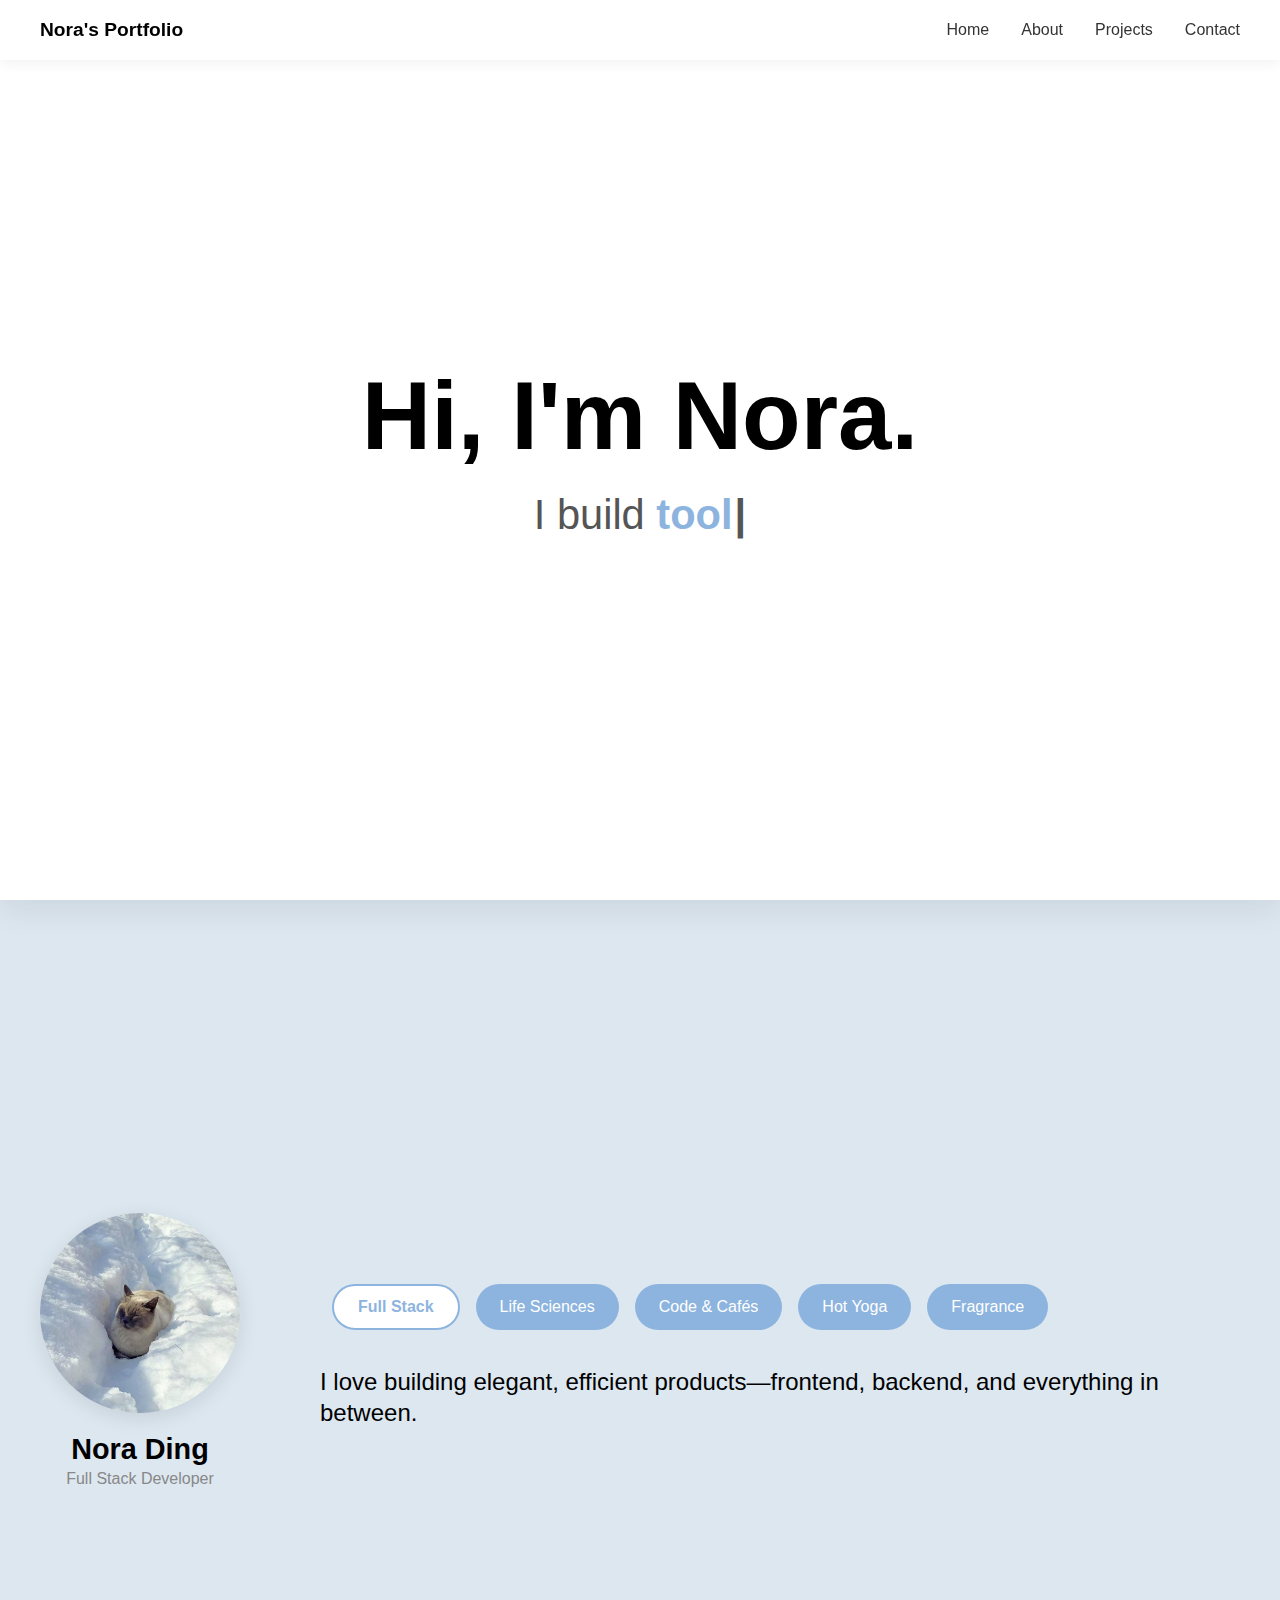
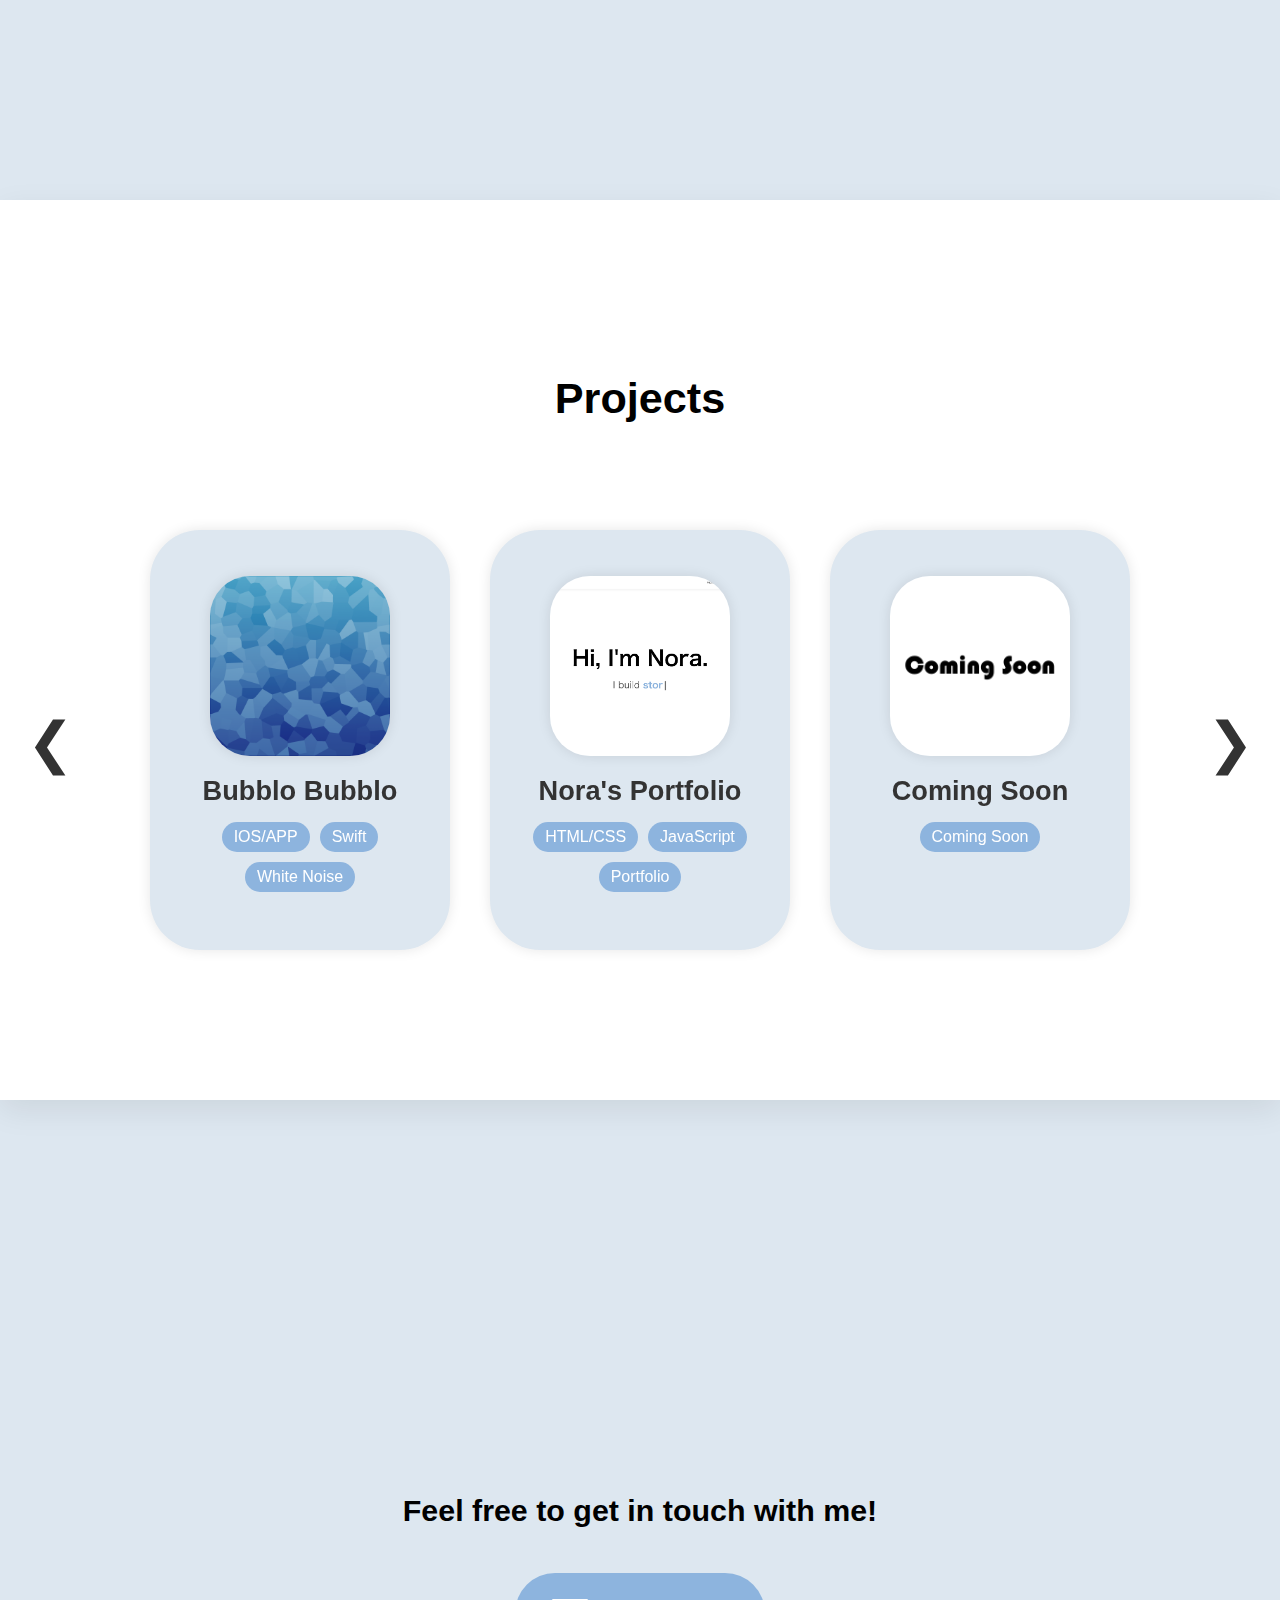
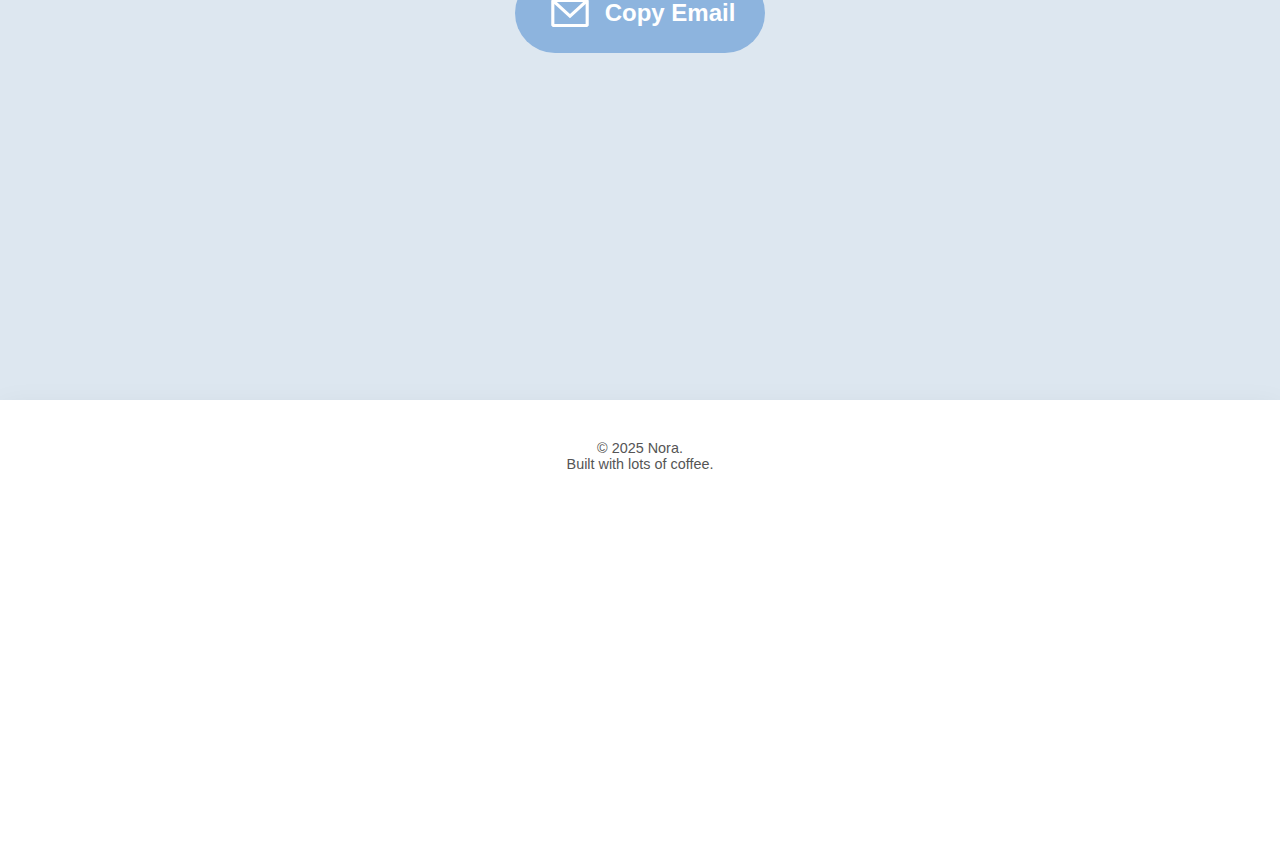
<file: index.html>
<!DOCTYPE html>
<html lang="en">

<head>
  <meta charset="UTF-8" />
  <meta name="viewport" content="width=device-width, initial-scale=1.0" />
  <title>Nora's Portfolio</title>
  <link rel="stylesheet" href="style.css" />
</head>

<script>
  window.addEventListener('load', () => {
    const navType = performance.getEntriesByType('navigation')[0].type;

    if (navType === 'navigate') {
      window.scrollTo(0, 0);
    }
  });
</script>

<body>

  <header>
    <h1 class="logo">Nora's Portfolio</h1>
    <button class="menu-toggle" aria-label="Toggle menu">&#9776;</button>
    <nav>
      <ul>
        <li><a href="#hero">Home</a></li>
        <li><a href="#about">About</a></li>
        <li><a href="#projects">Projects</a></li>
        <li><a href="#contact">Contact</a></li>
      </ul>
    </nav>
  </header>

  <section id="hero" class="section section-white">
    <div class="hero-content">
      <h1>Hi, I'm Nora.</h1>
      <h2>I build <span class="typed-text"></span><span class="cursor">|</span></h2>
    </div>
  </section>

  <section id="about" class="section section-transparent">
  <div class="about-container">
    <div class="about-left">
      <img src="Nora's Photo.jpg" alt="Nora's Photo" class="profile-photo">
      <h2 class="about-name">Nora Ding</h2>
      <p class="about-role">Full Stack Developer</p>
    </div>
    <div class="about-right">
      <div class="tag-list">
        <button class="tag active" data-index="0">Full Stack</button>
        <button class="tag" data-index="1">Life Sciences</button>
        <button class="tag" data-index="2">Code & Cafés</button>
        <button class="tag" data-index="3">Hot Yoga</button>
        <button class="tag" data-index="4">Fragrance</button>
      </div>
      <div class="tag-description">
        <p>I love building elegant, efficient products—frontend, backend, and everything in between.</p>
      </div>
    </div>
  </div>
  </section>

<section id="projects" class="section section-white">
  <h2 class="section-title">Projects</h2>
  <div class="project-wrapper">
    <button class="scroll-btn left" aria-label="Scroll left">&#10094;</button>
    <div class="carousel-viewport">
    <div class="project-carousel">
      <a href="https://nora-unfound.github.io/Bubblo-Bubblo-App/" target="_blank" class="project-card">
        <img src="your-project1.jpg" alt="Project 1 Screenshot" />
        <h3>Bubblo Bubblo</h3>
          <div class="tag-container">
            <span class="project-tag">IOS/APP</span>
            <span class="project-tag">Swift</span>
            <span class="project-tag">White Noise</span>
          </div>
      </a>
      <a href="https://nora-unfound.github.io/Nora-s-Portfolio/" target="_blank" class="project-card">
        <img src="your-project2.jpg" alt="Project 2 Screenshot" />
        <h3>Nora's Portfolio</h3>
          <div class="tag-container">
            <span class="project-tag">HTML/CSS</span>
            <span class="project-tag">JavaScript</span>
            <span class="project-tag">Portfolio</span>
          </div>
        </a>
      <div class="project-card">
        <img src="coming soon.jpg" alt="Project 4 Screenshot" />
        <h3>Coming Soon</h3>
          <div class="tag-container">
            <span class="project-tag">Coming Soon</span>
          </div>
      </div>
      <div class="project-card">
        <img src="coming soon.jpg" alt="Project 4 Screenshot" />
        <h3>Coming Soon</h3>
          <div class="tag-container">
            <span class="project-tag">Coming Soon</span>
          </div>
      </div>
    </div>
    </div>
    <button class="scroll-btn right" aria-label="Scroll right">&#10095;</button>
  </div>
</section>

<section id="contact" class="section section-transparent">
  <h2 class="contact-title">Feel free to get in touch with me!</h2>
  <button class="contact-button" id="copy-btn">
    <img src="mail.svg" alt="Mail Icon" class="icon" />
    Copy Email
  <p id="copy-msg" class="copy-message">Copied to clipboard!</p>
  </button>
</section>

<footer class="site-footer">
  <p>© 2025 Nora.</p>
  <p>Built with lots of coffee.</p>
</footer>

  <script src="script.js"></script>
</body>

</html>
</file>
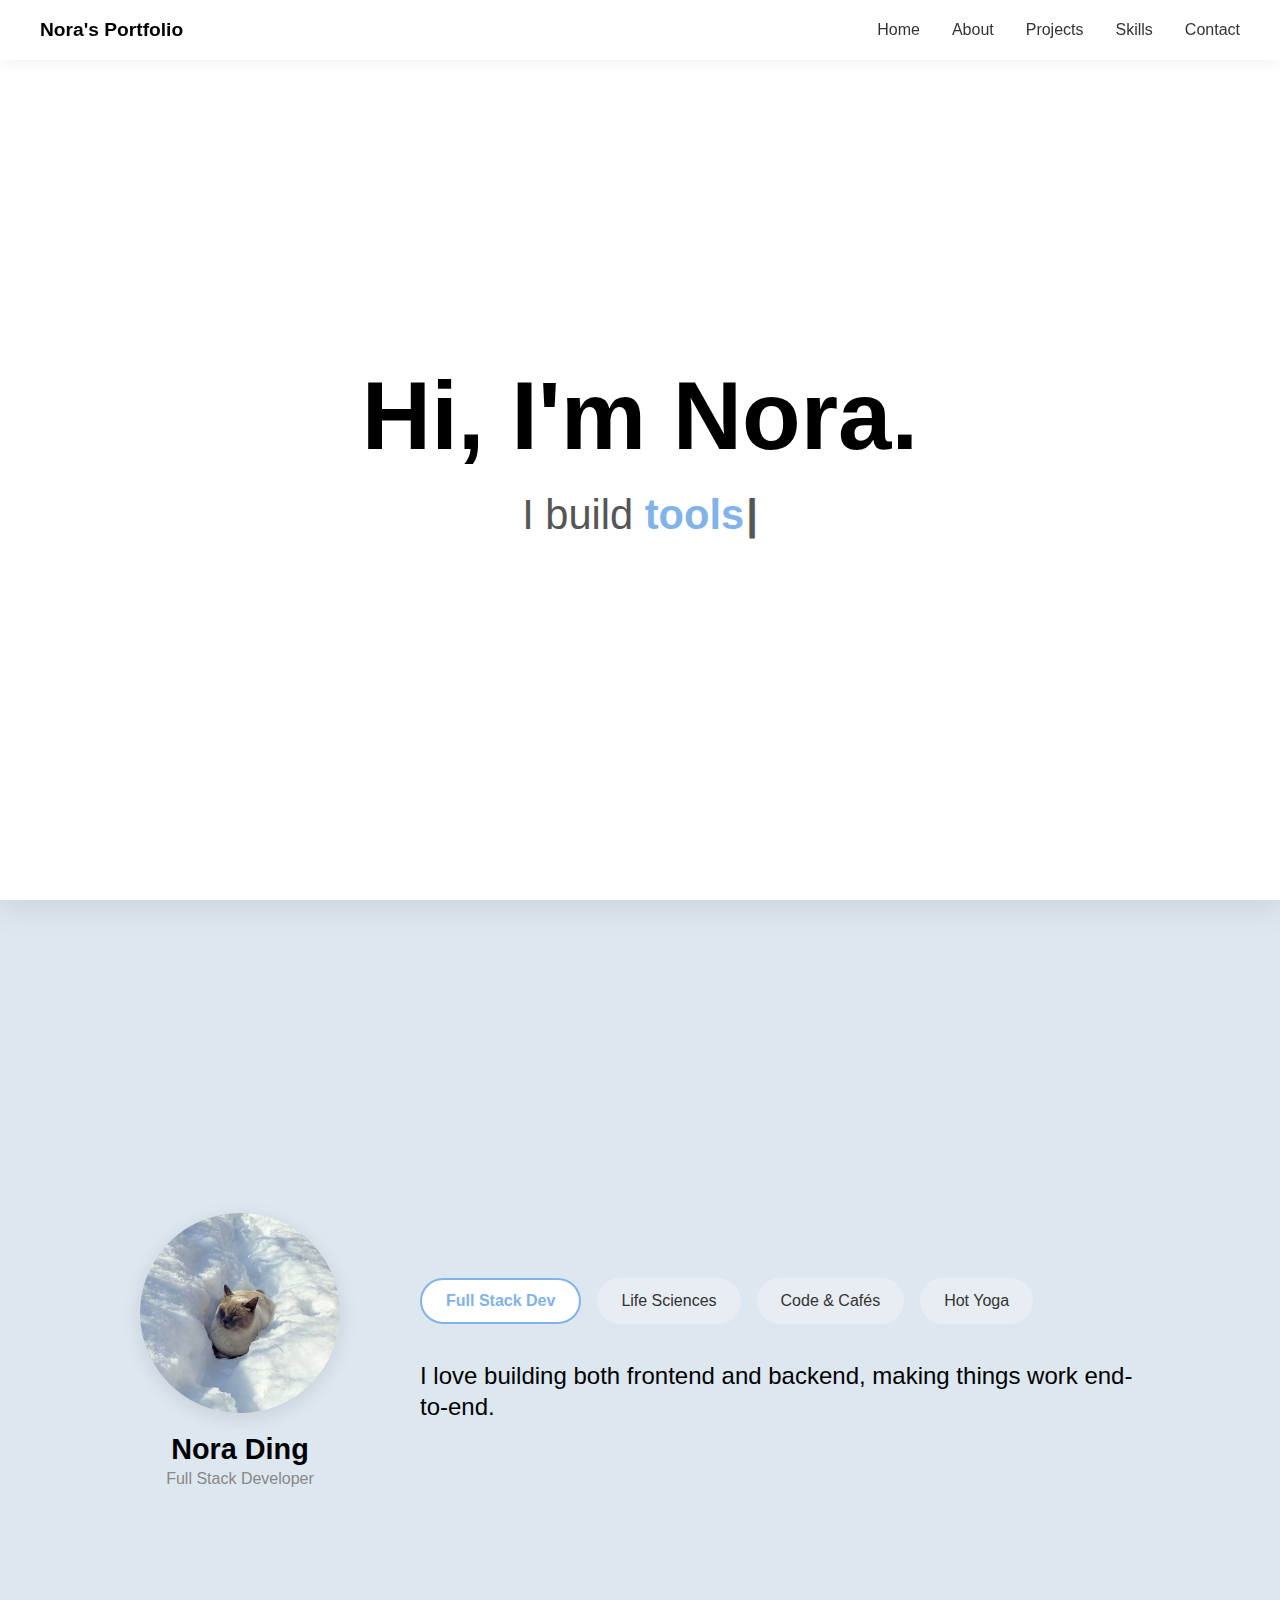
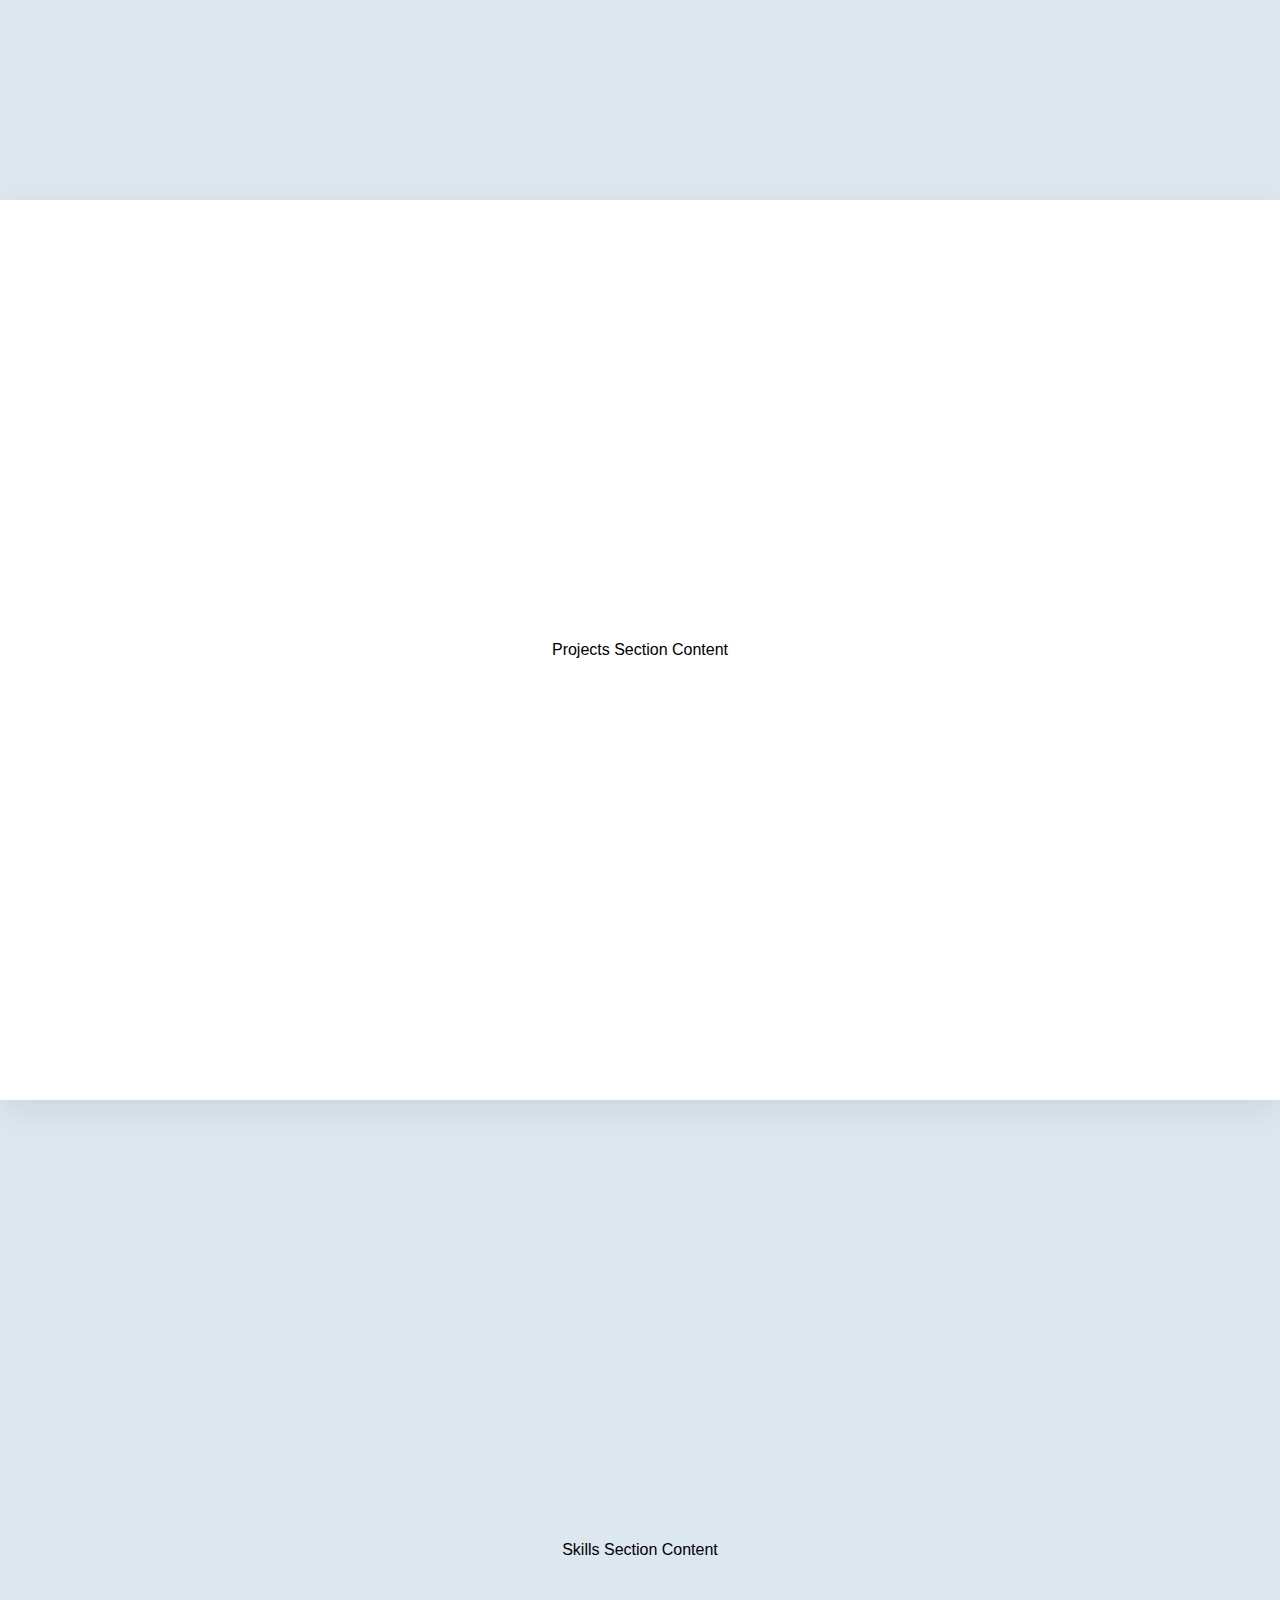
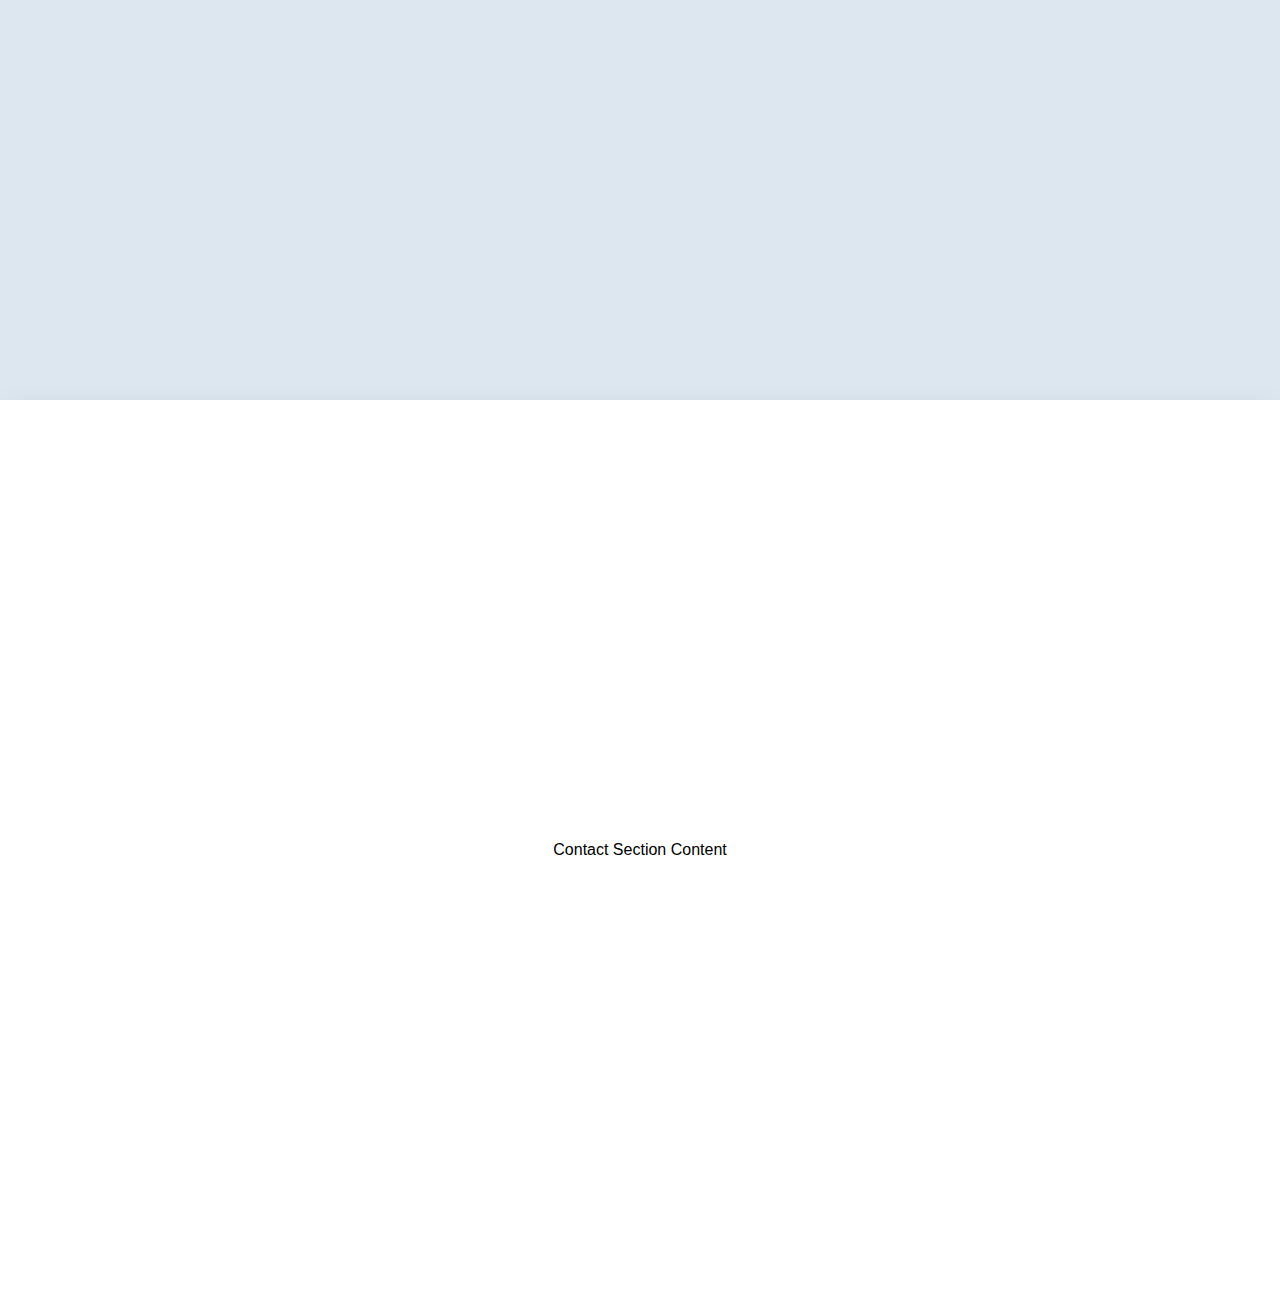
<file: portfolio-site:/index.html>
<!DOCTYPE html>
<html lang="en">

<head>
  <meta charset="UTF-8" />
  <meta name="viewport" content="width=device-width, initial-scale=1.0" />
  <title>Nora's Portfolio</title>
  <link rel="stylesheet" href="style.css" />
</head>

<body>

  <header>
    <h1 class="logo">Nora's Portfolio</h1>
    <button class="menu-toggle" aria-label="Toggle menu">&#9776;</button>
    <nav>
      <ul>
        <li><a href="#hero">Home</a></li>
        <li><a href="#about">About</a></li>
        <li><a href="#projects">Projects</a></li>
        <li><a href="#skills">Skills</a></li>
        <li><a href="#contact">Contact</a></li>
      </ul>
    </nav>
  </header>

  <section id="hero" class="section section-white">
    <div class="hero-content">
      <h1>Hi, I'm Nora.</h1>
      <h2>I build <span class="typed-text"></span><span class="cursor">|</span></h2>
    </div>
  </section>

  <section id="about" class="section section-transparent">
  <div class="about-container">
    <div class="about-left">
      <img src="Nora's Photo.jpg" alt="Nora's Photo" class="profile-photo">
      <h2 class="about-name">Nora Ding</h2>
      <p class="about-role">Full Stack Developer</p>
    </div>
    <div class="about-right">
      <div class="tag-list">
        <button class="tag active" data-index="0">Full Stack Dev</button>
        <button class="tag" data-index="1">Life Sciences</button>
        <button class="tag" data-index="2">Code & Cafés</button>
        <button class="tag" data-index="3">Hot Yoga</button>
      </div>
      <div class="tag-description">
        <p>I love building both frontend and backend, making things work end-to-end.</p>
      </div>
    </div>
  </div>
  </section>

  <section id="projects" class="section section-white">
    <div>Projects Section Content</div>
  </section>

  <section id="skills" class="section section-transparent">
    <div>Skills Section Content</div>
  </section>

  <section id="contact" class="section section-white">
    <div>Contact Section Content</div>
  </section>

  <script src="script.js"></script>
</body>

</html>
</file>
<file: style.css>
* {
  margin: 0;
  padding: 0;
  box-sizing: border-box;
}

html {
  scroll-behavior: smooth;
}

body {
  margin: 0;
  font-family: sans-serif;
  background: #dde7f0; 
  background-attachment: fixed;
  background-size: cover;
  scroll-behavior: smooth;
}

/* header */
header {
  position: fixed;
  top: 0;
  left: 0;
  width: 100%;
  height: 60px;
  background: rgba(255,255,255,0.3);
  backdrop-filter: blur(10px);
  box-shadow: 0 4px 12px rgba(0,0,0,0.05);
  display: flex;
  align-items: center;
  justify-content: space-between;
  padding: 0 40px;
  z-index: 1000;
}

.logo {
  font-weight: bold;
  font-size: 1.2em;
}

nav ul {
  list-style: none;
  display: flex;
  gap: 32px;
}

nav a {
  text-decoration: none;
  color: #333;
  font-weight: 500;
}

nav a:hover {
  color: #8db4de;
}

.menu-toggle {
  display: none;
  font-size: 28px;
  background: none;
  border: none;
  color: #333;
  cursor: pointer;
  padding: 4px;
  margin-left: auto;
}

@media (max-width: 700px) {
  .menu-toggle {
    display: block;
  }

  nav ul {
    display: none;
    position: fixed;
    top: 60px;
    left: 0;
    width: 100%;
    height: auto;
    background: rgba(255, 255, 255, 0.9);
    backdrop-filter: blur(10px);
    flex-direction: column;
    padding: 20px 0;
    z-index: 2000;
    box-shadow: 0 4px 10px rgba(0, 0, 0, 0.1);
  }

  nav ul.open {
    display: flex;
  }

  nav ul li {
    width: 100%;
    text-align: center;
    padding: 15px 0;
  }

  nav ul li a {
    font-size: 1.2rem;
    color: #333;
    text-decoration: none;
  }

  nav ul li a:hover {
    color: #8db4de;
  }
}


/* All sections */
.section {
  height: 100svh;
  display: flex;
  align-items: center;
  justify-content: center;
  padding: 40px;
}

/* section-white */
.section-white {
  background: white;
  box-shadow: 0 10px 30px rgba(0, 0, 0, 0.08);
}

/* section-transparent */
.section-transparent {
  background: transparent;
}

/* section hero */
.hero-content {
  text-align: center;
}

.hero-content h1 {
  font-size: 6em;
  margin-bottom: 20px;
}

.hero-content h2 {
  font-size: 2.6em;
  font-weight: 400;
  color: #555;
}

.typed-text {
  color: #8db4de;
  font-weight: bold;
}

.cursor {
  display: inline-block;
  margin-left: 2px;
  font-weight: bold;
  animation: blink 1s infinite;
}

@keyframes blink {
  0%, 100% { opacity: 1; }
  50% { opacity: 0; }
}

/* section about */
.about-container {
  display: flex;
  gap: 80px;
  align-items: center;
  justify-content: center;
  flex-wrap: wrap;
  max-width: 1200px;
  margin: 0 auto;
}

.about-left {
  text-align: center;
}

.profile-photo {
  width: 200px;
  height: 200px;
  border-radius: 50%;
  object-fit: cover;
  box-shadow: 0 5px 20px rgba(0, 0, 0, 0.1);
}

.about-name {
  margin-top: 16px;
  font-size: 1.8em;
  font-weight: bold;
}

.about-role {
  font-size: 1em;
  color: #888;
  margin-top: 4px;
}

.about-right {
  flex: 1;
  min-width: 300px;
}

.tag-list {
  display: flex;
  gap: 16px;
  overflow-x: auto;
  padding: 12px;
}

.tag {
  padding: 12px 24px;
  border-radius: 50px;
  border: none;
  background: #8db4de;
  color: white;
  cursor: pointer;
  transition: all 0.3s ease;
  white-space: nowrap;
  font-size: 1em;
  flex-shrink: 0;  
}

.tag:hover {
  background: #6098d3;
}

.tag.active {
  background: white;
  border: 2px solid #8db4de;
  color: #8db4de;
  font-weight: bold;
}

.tag-description {
  margin-top: 24px;
  font-size: 1.5em;
  line-height: 1.3;
}

@media (max-width: 750px) {
  .about-container {
    flex-direction: column;
    align-items: center;
    gap: 15px;
    padding: 15px;
  }

  .profile-photo {
    width: 200px;
    height: 200px;
  }

  .about-name {
    font-size: 1.4em;
  }

  .tag-list {
    flex-wrap: wrap;
    justify-content: center;
    gap: 10px;
  }

  .tag-description {
    text-align: center;
    padding: 0 16px;
  }
}

/* section projects */

#projects.section {
  display: flex;
  flex-direction: column;
  align-items: center;
  padding: 80px 20px;
  text-align: center;
  position: relative;
}

.section-title {
  font-size: 2.7em;
  margin-bottom: 48px;
  position: absolute;
  top: 22%;
  transform: translateY(-50%);
}

.scroll-btn {
  position: absolute;
  top: 60%;
  transform: translateY(-50%);
  font-size: 3.5em;     
  width: 60px;       
  height: 60px;
  background: transparent;
  border: none;
  color: #333;          
  cursor: pointer;
  z-index: 2;
}

.scroll-btn.left {
  left: 20px;  /* 离屏幕左边 20px */
}

.scroll-btn.right {
  right: 20px; /* 离屏幕右边 20px */
}

.project-card {
  width: 300px;
  height: 420px;
  background: #dde7f0;
  border-radius: 50px;
  box-shadow: 0 0 13px rgba(0, 0, 0, 0.1);
  padding: 24px;
  box-sizing: border-box;
  flex-shrink: 0;
  cursor: pointer;
  transition: transform 0.3s;
  text-decoration: none;
}

.project-card img {
  width: 180px;
  height: 180px;
  object-fit: cover;
  border-radius: 40px;
  margin-top: 22px ;
  margin-bottom: 15px;
  box-shadow: 0 0 13px rgba(0, 0, 0, 0.1);
}

.project-card h3 {
  font-size: 1.7em;
  font-weight: 600;
  color: #333;
  text-align: center;
  margin-bottom: 15px;
}

.tag-container {
  display: flex;
  flex-wrap: wrap;
  justify-content: center;
  gap: 10px;
  padding-left: 15px;
  padding-right: 15px;
  padding-bottom: 22px;
}

.project-tag {
  padding: 6px 12px;
  border-radius: 50px;
  border: none;
  background: #8db4de;
  color: white;
  cursor: pointer;
  transition: all 0.3s ease;
  white-space: nowrap;
  font-size: 1em;
  font-weight: 500;
  flex-shrink: 0;  
}

.project-card:hover {
  transform: scale(1.03);
}

.carousel-viewport {
  position: absolute;
  top: 60%;
  left: 50%;
  transform: translate(-50%, -50%);
  width: calc(300px * 3 + 40px * 2 + 20px * 2);
  height: calc(420px + 35px * 2);
  align-items: center;
  overflow: hidden;
  display: flex;
}

.project-carousel {
  display: flex;
  gap: 40px;
  padding-left: 20px;
  transition: transform 0.5s ease;
  will-change: transform;

}

@media (max-width: calc(300px * 3 + 40px * 2 + 20px * 2 + 20px * 2 + 60px * 2)) {
  .carousel-viewport {
    width:calc(300px * 2 + 40px * 1 + 20px * 2);
  }
}

@media (max-width: calc(300px * 2 + 40px * 1 + 20px * 2 + 20px * 2 + 60px * 2)) {
  .carousel-viewport {
    width:calc(300px * 1 + 20px * 2);
  }
}

/* section contact */
#contact {
  display: flex;
  flex-direction: column;
  align-items: center;
}

.contact-title {
  padding: 45px;
  font-size: 1.9em;
  text-align: center;
}

.contact-button {
  position: relative;
  display: inline-flex;
  align-items: center; 
  gap: 10px;
  padding: 15px 30px;
  border-radius: 50px;
  border: none;
  background: #8db4de;
  color: white;
  cursor: pointer;
  transition: all 0.3s ease;
  white-space: nowrap;
  font-size: 1.5em;
  font-weight: 600;
  flex-shrink: 0;  
  text-decoration: none;
}

.contact-button .icon {
  width: 50px;
  height: 50px;
  filter: brightness(0) invert(1);
}

.copy-message {
  position: absolute;
  bottom: -35px;
  left: 50%;
  transform: translateX(-50%);
  color: #8db4de;
  font-size: 0.7em;
  opacity: 0;
  transition: opacity 0.3s ease;
  pointer-events: none;
}


.copy-message.show {
  opacity: 1;
}

@keyframes fadeOut {
  0% { opacity: 1; }
  100% { opacity: 0; }
}

/* site footer */
.site-footer {
  height: 50svh;
  text-align: center;
  color: #555;
  font-size: 0.9em;
  background: white;
  padding: 40px;
  box-shadow: 0 10px 30px rgba(0, 0, 0, 0.08);
}
</file>
<file: portfolio-site:/style.css>
/* 基础样式 */
* {
  margin: 0;
  padding: 0;
  box-sizing: border-box;
}

html {
  scroll-behavior: smooth;
}

body {
  margin: 0;
  font-family: sans-serif;
  background: #dde7f0; /* 统一背景 */
  background-attachment: fixed;
  background-size: cover;
  scroll-behavior: smooth;
}

/* 固定顶部导航 */
header {
  position: fixed;
  top: 0;
  left: 0;
  width: 100%;
  height: 60px;
  background: rgba(255,255,255,0.3);
  backdrop-filter: blur(10px);
  box-shadow: 0 4px 12px rgba(0,0,0,0.05);
  display: flex;
  align-items: center;
  justify-content: space-between;
  padding: 0 40px;
  z-index: 1000;
}

.logo {
  font-weight: bold;
  font-size: 1.2em;
}

nav ul {
  list-style: none;
  display: flex;
  gap: 32px;
}

nav a {
  text-decoration: none;
  color: #333;
  font-weight: 500;
}

nav a:hover {
  color: #81b3e9;
}

.menu-toggle {
  display: none; /* 默认隐藏按钮 */
  font-size: 28px;
  background: none;
  border: none;
  color: #333;
  cursor: pointer;
  padding: 4px;
  margin-left: auto;
}

/* 小屏幕才显示按钮 */
@media (max-width: 700px) {
  .menu-toggle {
    display: block;
  }

  nav ul {
    display: none;
    position: fixed;
    top: 60px;
    left: 0;
    width: 100%;
    height: auto;
    background: rgba(255, 255, 255, 0.9);
    backdrop-filter: blur(10px);
    flex-direction: column;
    padding: 20px 0;
    z-index: 2000;
    box-shadow: 0 4px 10px rgba(0, 0, 0, 0.1);
  }

  nav ul.open {
    display: flex;
  }

  nav ul li {
    width: 100%;
    text-align: center;
    padding: 14px 0;
  }

  nav ul li a {
    font-size: 1.1rem;
    color: #333;
    text-decoration: none;
  }

  nav ul li a:hover {
    color: #81b3e9;
  }
}


/* 所有 section 基础布局 */
.section {
  height: 100svh;
  display: flex;
  align-items: center;
  justify-content: center;
  padding: 40px;
}

/* 白纸页 */
.section-white {
  background: white;
  box-shadow: 0 10px 30px rgba(0, 0, 0, 0.08);
}

/* 透明页 */
.section-transparent {
  background: transparent;
}

/* section hero */
.hero-content {
  text-align: center;
}

.hero-content h1 {
  font-size: 6em;
  margin-bottom: 20px;
}

.hero-content h2 {
  font-size: 2.6em;
  font-weight: 400;
  color: #555;
}

.typed-text {
  color: #81b3e9;
  font-weight: bold;
}

.cursor {
  display: inline-block;
  margin-left: 2px;
  font-weight: bold;
  animation: blink 1s infinite;
}

@keyframes blink {
  0%, 100% { opacity: 1; }
  50% { opacity: 0; }
}

/* section about */
.about-container {
  display: flex;
  gap: 80px;
  align-items: center;
  justify-content: center;
  flex-wrap: wrap;
  max-width: 1000px;
  margin: 0 auto;
}

.about-left {
  text-align: center;
}

.profile-photo {
  width: 200px;
  height: 200px;
  border-radius: 50%;
  object-fit: cover;
  box-shadow: 0 5px 20px rgba(0, 0, 0, 0.1);
}

.about-name {
  margin-top: 16px;
  font-size: 1.8em;
  font-weight: bold;
}

.about-role {
  font-size: 1em;
  color: #888;
  margin-top: 4px;
}

.about-right {
  flex: 1;
  min-width: 300px;
}

.tag-list {
  display: flex;
  gap: 16px;
  overflow-x: auto;
  padding-bottom: 12px;
}

.tag {
  padding: 12px 24px;
  border-radius: 50px;
  border: none;
  background: #e8edf3;
  color: #333;
  cursor: pointer;
  transition: all 0.3s ease;
  white-space: nowrap;
  font-size: 1em;
}

.tag:hover {
  background: #d6e0ec;
}

.tag.active {
  background: white;
  border: 2px solid #81b3e9;
  color: #81b3e9;
  font-weight: bold;
}

.tag-description {
  margin-top: 24px;
  font-size: 1.5em;
  line-height: 1.3;
}

@media (max-width: 750px) {
  .about-container {
    flex-direction: column;
    align-items: center;
    gap: 32px;
    padding: 20px;
  }

  .profile-photo {
    width: 200px;
    height: 200px;
  }

  .about-name {
    font-size: 1.4em;
  }

  .tag-list {
    flex-wrap: wrap;
    justify-content: center;
    gap: 10px;
  }

  .tag-description {
    text-align: center;
    padding: 0 16px;
  }
}
</file>
